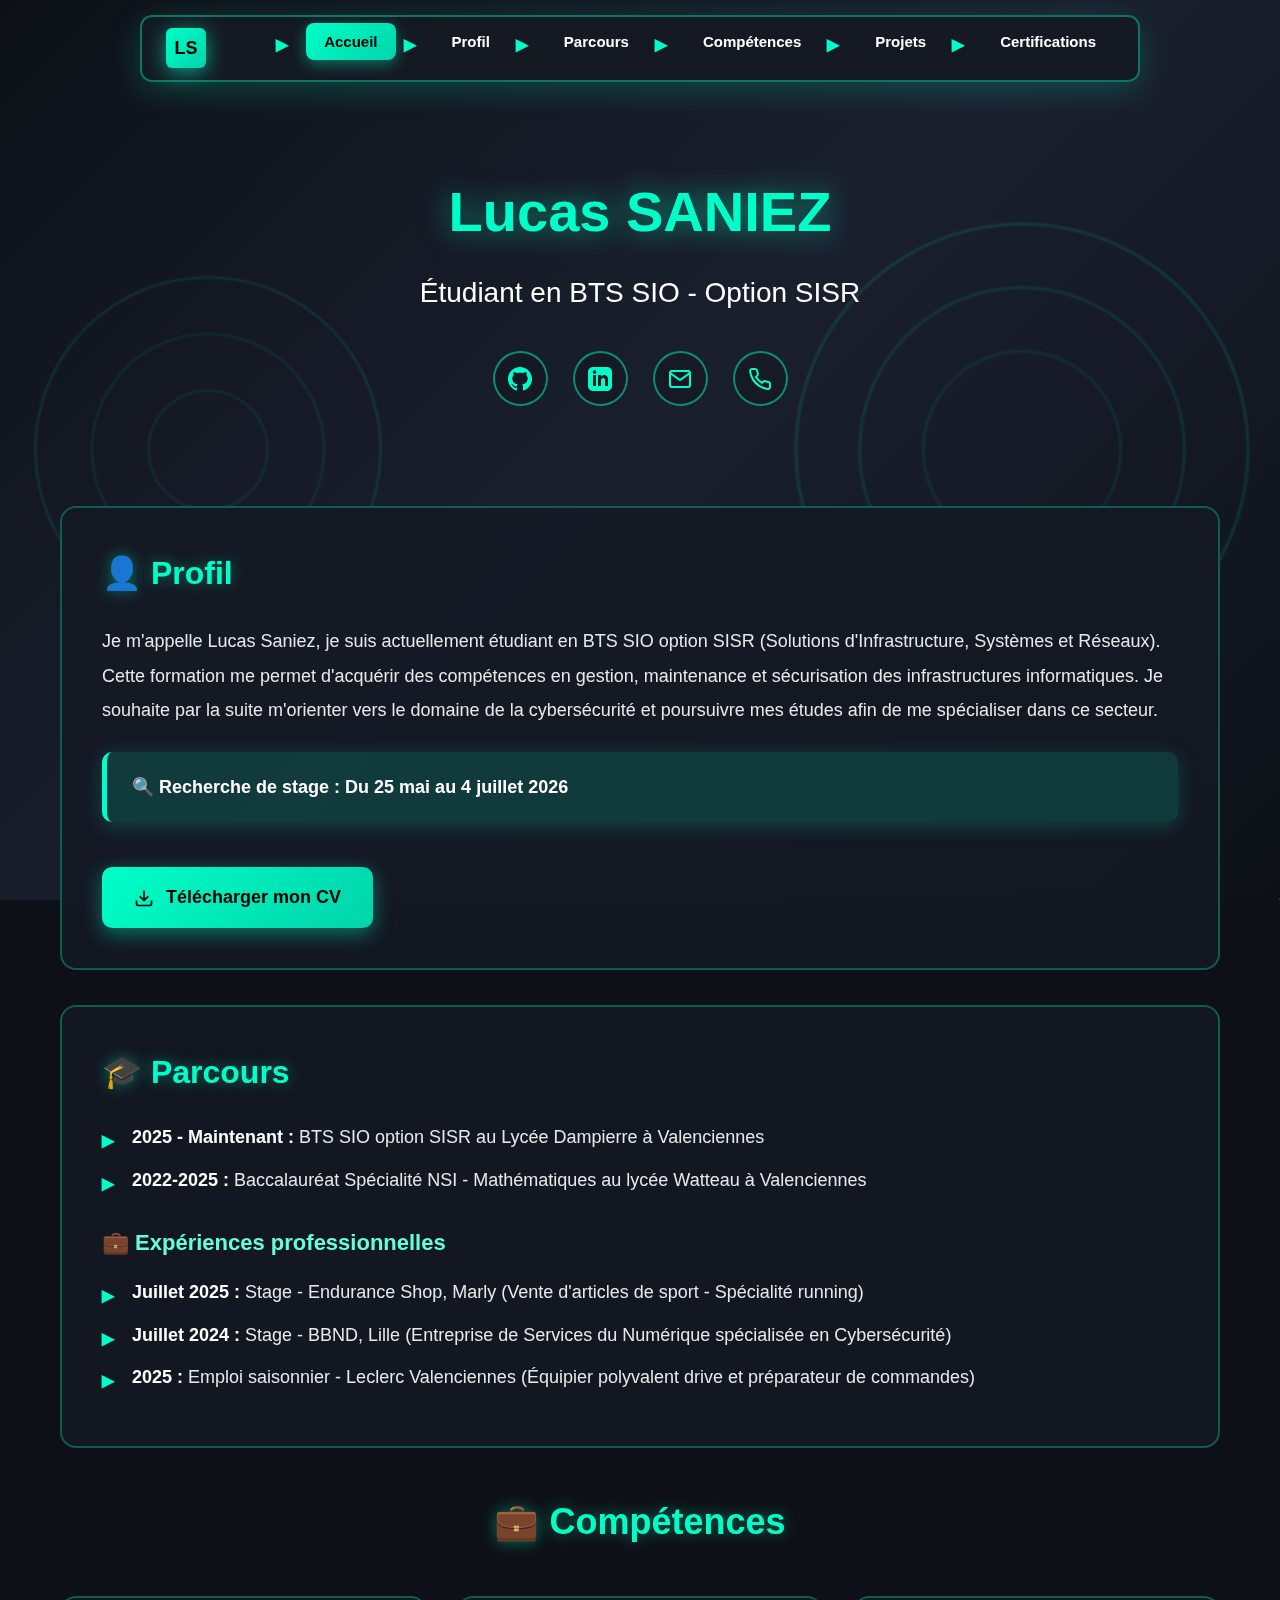
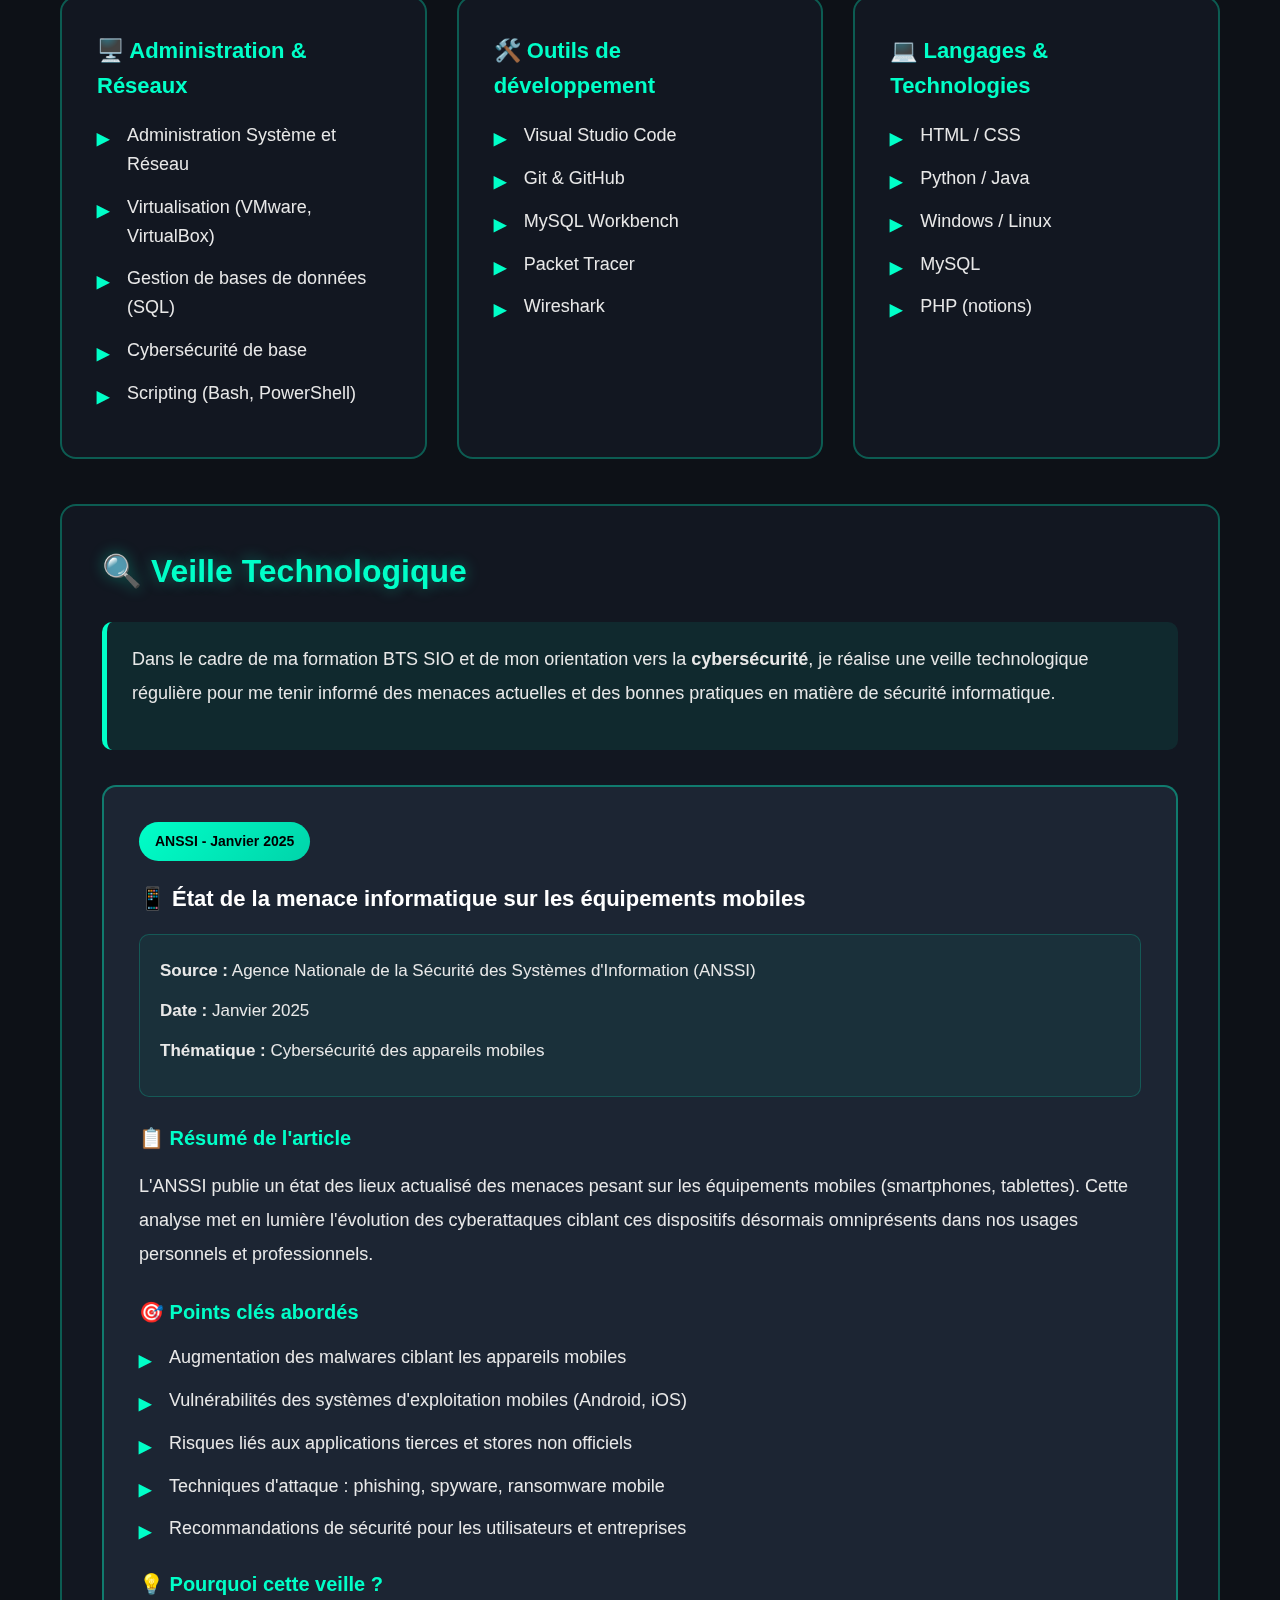
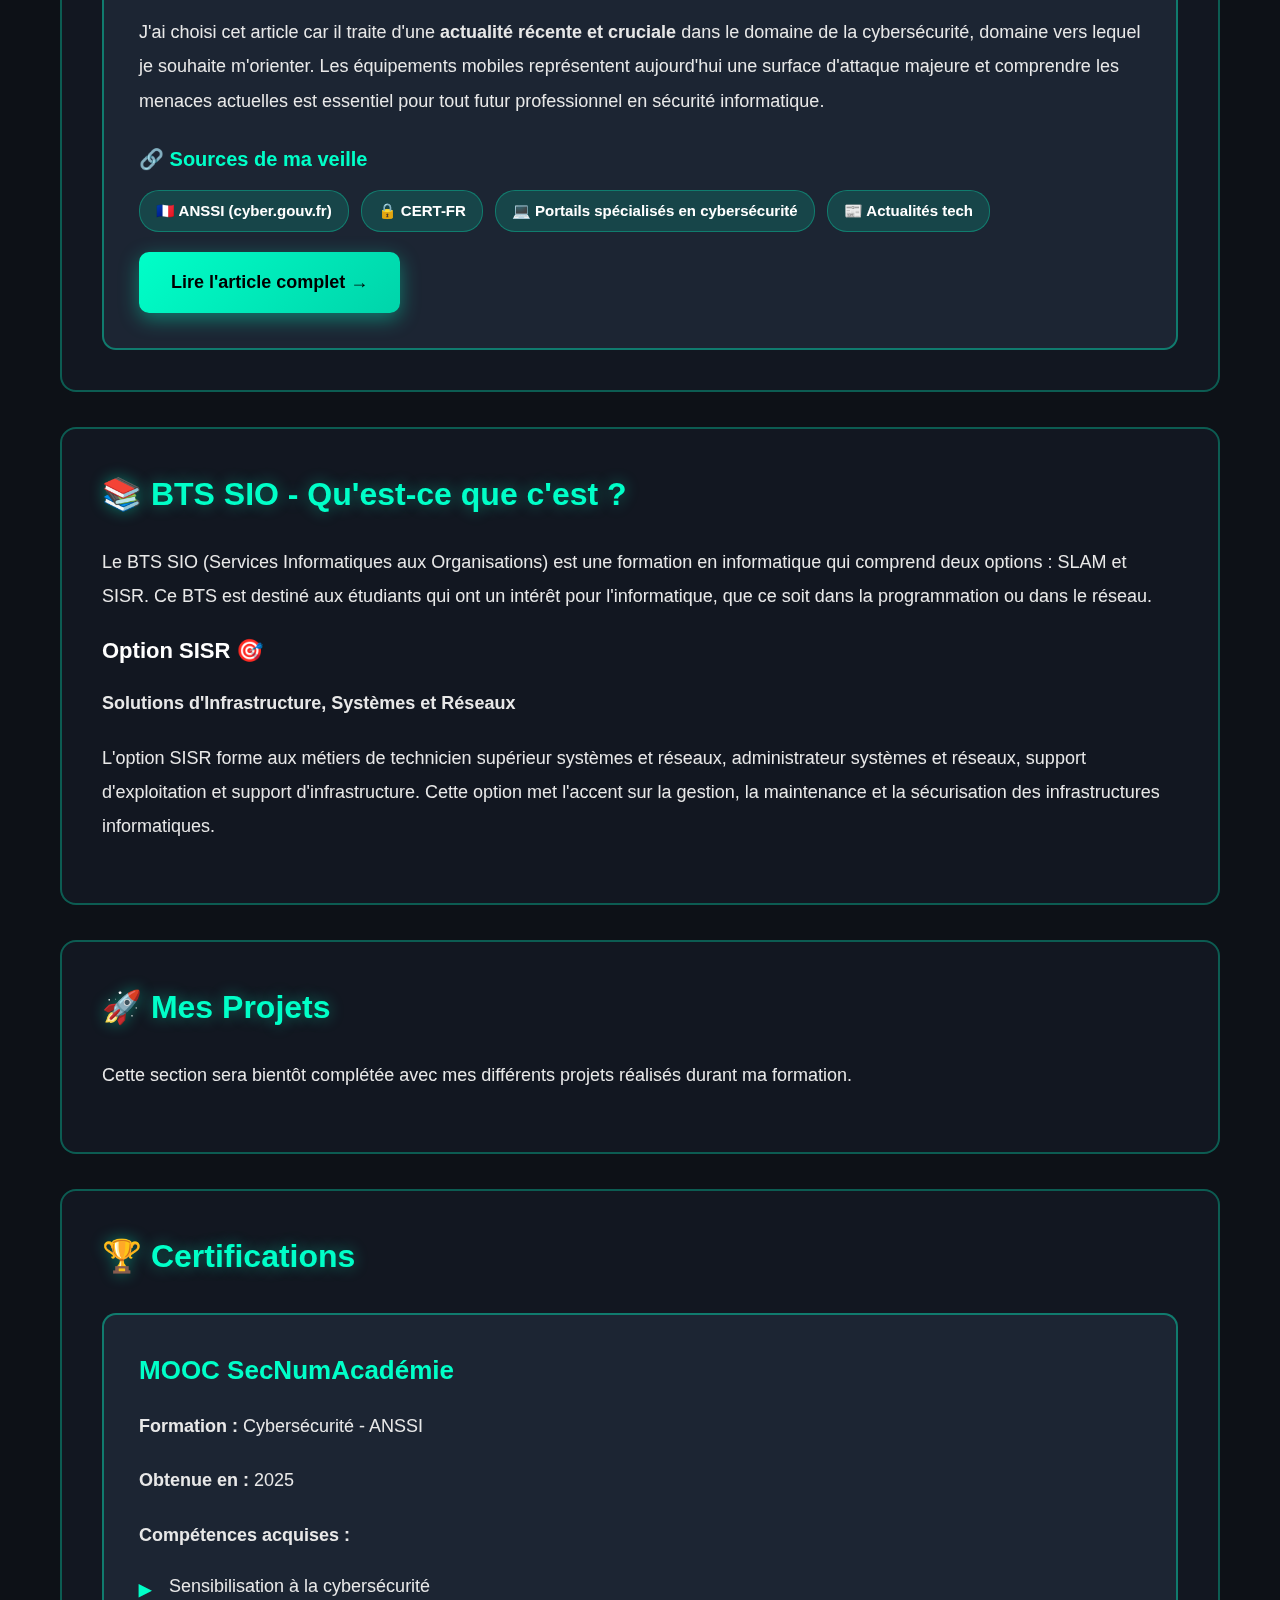
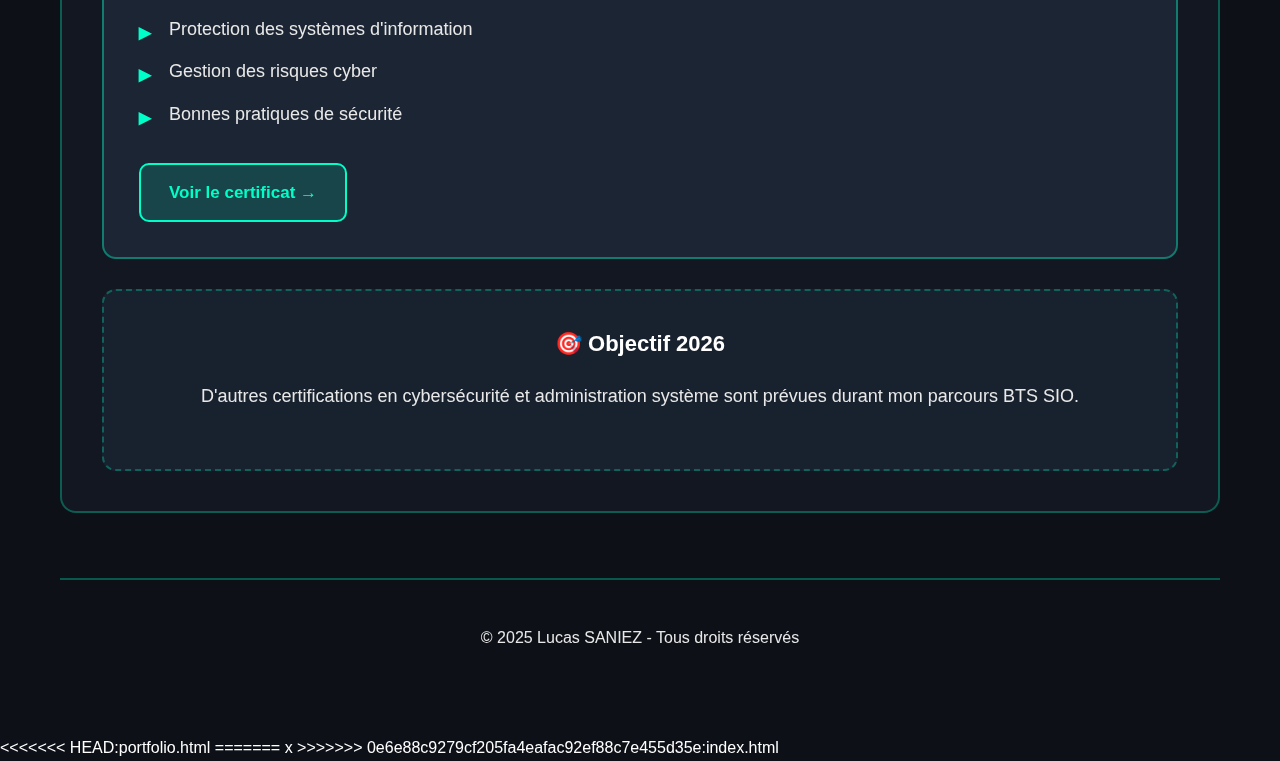
<file: index.html>
<!DOCTYPE html>
<html lang="fr">
<head>
    <meta charset="UTF-8">
    <meta name="viewport" content="width=device-width, initial-scale=1.0">
    <title>Lucas SANIEZ - Portfolio</title>
    <link rel="stylesheet" href="portfolio_css.css">
</head>
<body>
    <!-- Fond avec cercles concentriques -->
    <div class="background-circles">
        <div class="background-particles"></div>
    </div>

    <!-- Navigation -->
    <nav class="navbar">
        <div class="nav-container">
            <div class="logo">
                <div class="logo-square">LS</div>
            </div>
            <ul class="nav-menu">
                <li><a href="#accueil" class="nav-link active">Accueil</a></li>
                <li><a href="#Profil" class="nav-link">Profil</a></li>
                <li><a href="#Parcours" class="nav-link">Parcours</a></li>
                <li><a href="#Competences" class="nav-link">Compétences</a></li>
                <li><a href="#Projets" class="nav-link">Projets</a></li>
                <li><a href="#Certification" class="nav-link">Certifications</a></li>
            </ul>
            <div class="hamburger">
                <span></span>
                <span></span>
                <span></span>
            </div>
        </div>
    </nav>

    <!-- Contenu principal -->
    <div class="content">
        <!-- Section Accueil / Hero -->
        <section id="accueil" class="hero">
            <h1>Lucas SANIEZ</h1>
            <h2>Étudiant en BTS SIO - Option SISR</h2>
            
            <!-- Réseaux sociaux -->
            <div class="social-links">
                <a href="https://github.com/LucasSaniez" target="_blank" class="social-link" title="GitHub">
                    <svg width="24" height="24" viewBox="0 0 24 24" fill="currentColor">
                        <path d="M12 0c-6.626 0-12 5.373-12 12 0 5.302 3.438 9.8 8.207 11.387.599.111.793-.261.793-.577v-2.234c-3.338.726-4.033-1.416-4.033-1.416-.546-1.387-1.333-1.756-1.333-1.756-1.089-.745.083-.729.083-.729 1.205.084 1.839 1.237 1.839 1.237 1.07 1.834 2.807 1.304 3.492.997.107-.775.418-1.305.762-1.604-2.665-.305-5.467-1.334-5.467-5.931 0-1.311.469-2.381 1.236-3.221-.124-.303-.535-1.524.117-3.176 0 0 1.008-.322 3.301 1.23.957-.266 1.983-.399 3.003-.404 1.02.005 2.047.138 3.006.404 2.291-1.552 3.297-1.23 3.297-1.23.653 1.653.242 2.874.118 3.176.77.84 1.235 1.911 1.235 3.221 0 4.609-2.807 5.624-5.479 5.921.43.372.823 1.102.823 2.222v3.293c0 .319.192.694.801.576 4.765-1.589 8.199-6.086 8.199-11.386 0-6.627-5.373-12-12-12z"/>
                    </svg>
                </a>
                <a href="https://www.linkedin.com/in/lucas-saniez-317705386" target="_blank" class="social-link" title="LinkedIn">
                    <svg width="24" height="24" viewBox="0 0 24 24" fill="currentColor">
                        <path d="M19 0h-14c-2.761 0-5 2.239-5 5v14c0 2.761 2.239 5 5 5h14c2.762 0 5-2.239 5-5v-14c0-2.761-2.238-5-5-5zm-11 19h-3v-11h3v11zm-1.5-12.268c-.966 0-1.75-.79-1.75-1.764s.784-1.764 1.75-1.764 1.75.79 1.75 1.764-.783 1.764-1.75 1.764zm13.5 12.268h-3v-5.604c0-3.368-4-3.113-4 0v5.604h-3v-11h3v1.765c1.396-2.586 7-2.777 7 2.476v6.759z"/>
                    </svg>
                </a>
                <a href="mailto:lucas.saniezz@gmail.com" class="social-link" title="Email">
                    <svg width="24" height="24" viewBox="0 0 24 24" fill="none" stroke="currentColor" stroke-width="2">
                        <path d="M4 4h16c1.1 0 2 .9 2 2v12c0 1.1-.9 2-2 2H4c-1.1 0-2-.9-2-2V6c0-1.1.9-2 2-2z"></path>
                        <polyline points="22,6 12,13 2,6"></polyline>
                    </svg>
                </a>
                <a href="#" class="social-link" title="Téléphone" onclick="showPhonePopup(event)">
                    <svg width="24" height="24" viewBox="0 0 24 24" fill="none" stroke="currentColor" stroke-width="2">
                        <path d="M22 16.92v3a2 2 0 0 1-2.18 2 19.79 19.79 0 0 1-8.63-3.07 19.5 19.5 0 0 1-6-6 19.79 19.79 0 0 1-3.07-8.67A2 2 0 0 1 4.11 2h3a2 2 0 0 1 2 1.72 12.84 12.84 0 0 0 .7 2.81 2 2 0 0 1-.45 2.11L8.09 9.91a16 16 0 0 0 6 6l1.27-1.27a2 2 0 0 1 2.11-.45 12.84 12.84 0 0 0 2.81.7A2 2 0 0 1 22 16.92z"></path>
                    </svg>
                </a>
            </div>
        </section>

        <main>
            <!-- Section Profil -->
            <section id="Profil" class="section-card">
                <h3>👤 Profil</h3>
                <p>Je m'appelle Lucas Saniez, je suis actuellement étudiant en BTS SIO option SISR (Solutions d'Infrastructure, Systèmes et Réseaux). Cette formation me permet d'acquérir des compétences en gestion, maintenance et sécurisation des infrastructures informatiques. Je souhaite par la suite m'orienter vers le domaine de la cybersécurité et poursuivre mes études afin de me spécialiser dans ce secteur.</p>
                
                <div class="highlight-box">
                    <p><strong>🔍 Recherche de stage :</strong> Du 25 mai au 4 juillet 2026</p>
                </div>
                
                <a href="CV Lucas SANIEZ (2).pdf" download="CV_Lucas_SANIEZ.pdf" class="cv-button">
                    <svg class="download-icon" width="20" height="20" viewBox="0 0 24 24" fill="none" stroke="currentColor" stroke-width="2">
                        <path d="M21 15v4a2 2 0 0 1-2 2H5a2 2 0 0 1-2-2v-4"></path>
                        <polyline points="7 10 12 15 17 10"></polyline>
                        <line x1="12" y1="15" x2="12" y2="3"></line>
                    </svg>
                    Télécharger mon CV
                </a>
            </section>

            <!-- Section Parcours -->
            <section id="Parcours" class="section-card">
                <h3>🎓 Parcours</h3>
                <ul>
                    <li><strong>2025 - Maintenant :</strong> BTS SIO option SISR au Lycée Dampierre à Valenciennes</li>
                    <li><strong>2022-2025 :</strong> Baccalauréat Spécialité NSI - Mathématiques au lycée Watteau à Valenciennes</li>
                </ul>
                
                <h4 style="margin-top: 30px; color: #64ffda;">💼 Expériences professionnelles</h4>
                <ul>
                    <li><strong>Juillet 2025 :</strong> Stage - Endurance Shop, Marly (Vente d'articles de sport - Spécialité running)</li>
                    <li><strong>Juillet 2024 :</strong> Stage - BBND, Lille (Entreprise de Services du Numérique spécialisée en Cybersécurité)</li>
                    <li><strong>2025 :</strong> Emploi saisonnier - Leclerc Valenciennes (Équipier polyvalent drive et préparateur de commandes)</li>
                </ul>
            </section>

            <!-- Section Compétences -->
            <section id="Competences" class="skills-section">
                <h3>💼 Compétences</h3>
                <div class="container">
                    <div class="card">
                        <h4>🖥️ Administration & Réseaux</h4>
                        <ul>
                            <li>Administration Système et Réseau</li>
                            <li>Virtualisation (VMware, VirtualBox)</li>
                            <li>Gestion de bases de données (SQL)</li>
                            <li>Cybersécurité de base</li>
                            <li>Scripting (Bash, PowerShell)</li>
                        </ul>
                    </div>

                    <div class="card">
                        <h4>🛠️ Outils de développement</h4>
                        <ul>
                            <li>Visual Studio Code</li>
                            <li>Git & GitHub</li>
                            <li>MySQL Workbench</li>
                            <li>Packet Tracer</li>
                            <li>Wireshark</li>
                        </ul>
                    </div>

                    <div class="card">
                        <h4>💻 Langages & Technologies</h4>
                        <ul>
                            <li>HTML / CSS</li>
                            <li>Python / Java</li>
                            <li>Windows / Linux</li>
                            <li>MySQL</li>
                            <li>PHP (notions)</li>
                        </ul>
                    </div>
                </div>
            </section>

            <!-- Section Veille Technologique -->
            <section id="Veille" class="section-card veille-section">
                <h3>🔍 Veille Technologique</h3>
                
                <div class="veille-intro">
                    <p>Dans le cadre de ma formation BTS SIO et de mon orientation vers la <strong>cybersécurité</strong>, je réalise une veille technologique régulière pour me tenir informé des menaces actuelles et des bonnes pratiques en matière de sécurité informatique.</p>
                </div>

                <div class="veille-content">
                    <div class="veille-card-main">
                        <div class="veille-badge">ANSSI - Janvier 2025</div>
                        <h4>📱 État de la menace informatique sur les équipements mobiles</h4>
                        
                        <div class="veille-summary">
                            <p><strong>Source :</strong> Agence Nationale de la Sécurité des Systèmes d'Information (ANSSI)</p>
                            <p><strong>Date :</strong> Janvier 2025</p>
                            <p><strong>Thématique :</strong> Cybersécurité des appareils mobiles</p>
                        </div>

                        <div class="veille-description">
                            <h5>📋 Résumé de l'article</h5>
                            <p>L'ANSSI publie un état des lieux actualisé des menaces pesant sur les équipements mobiles (smartphones, tablettes). Cette analyse met en lumière l'évolution des cyberattaques ciblant ces dispositifs désormais omniprésents dans nos usages personnels et professionnels.</p>
                            
                            <h5>🎯 Points clés abordés</h5>
                            <ul>
                                <li>Augmentation des malwares ciblant les appareils mobiles</li>
                                <li>Vulnérabilités des systèmes d'exploitation mobiles (Android, iOS)</li>
                                <li>Risques liés aux applications tierces et stores non officiels</li>
                                <li>Techniques d'attaque : phishing, spyware, ransomware mobile</li>
                                <li>Recommandations de sécurité pour les utilisateurs et entreprises</li>
                            </ul>

                            <h5>💡 Pourquoi cette veille ?</h5>
                            <p>J'ai choisi cet article car il traite d'une <strong>actualité récente et cruciale</strong> dans le domaine de la cybersécurité, domaine vers lequel je souhaite m'orienter. Les équipements mobiles représentent aujourd'hui une surface d'attaque majeure et comprendre les menaces actuelles est essentiel pour tout futur professionnel en sécurité informatique.</p>
                            
                            <h5>🔗 Sources de ma veille</h5>
                            <div class="veille-sources">
                                <span class="source-tag">🇫🇷 ANSSI (cyber.gouv.fr)</span>
                                <span class="source-tag">🔒 CERT-FR</span>
                                <span class="source-tag">💻 Portails spécialisés en cybersécurité</span>
                                <span class="source-tag">📰 Actualités tech</span>
                            </div>
                        </div>

                        <a href="https://cyber.gouv.fr/actualites/etat-de-la-menace-informatique-sur-les-equipements-mobiles" class="veille-button" target="_blank" rel="noopener noreferrer">
                            Lire l'article complet →
                        </a>
                    </div>
                </div>
            </section>

            <!-- Section BTS SIO -->
            <section id="BTS-SIO" class="section-card">
                <h3>📚 BTS SIO - Qu'est-ce que c'est ?</h3>
                <p>Le BTS SIO (Services Informatiques aux Organisations) est une formation en informatique qui comprend deux options : SLAM et SISR. Ce BTS est destiné aux étudiants qui ont un intérêt pour l'informatique, que ce soit dans la programmation ou dans le réseau.</p>
                
                <div class="bts-option-solo">
                    <h4>Option SISR 🎯</h4>
                    <p><strong>Solutions d'Infrastructure, Systèmes et Réseaux</strong></p>
                    <p>L'option SISR forme aux métiers de technicien supérieur systèmes et réseaux, administrateur systèmes et réseaux, support d'exploitation et support d'infrastructure. Cette option met l'accent sur la gestion, la maintenance et la sécurisation des infrastructures informatiques.</p>
                </div>
            </section>

            <!-- Section Projets -->
            <section id="Projets" class="section-card">
                <h3>🚀 Mes Projets</h3>
                <p>Cette section sera bientôt complétée avec mes différents projets réalisés durant ma formation.</p>
            </section>

            <!-- Section Certifications -->
            <section id="Certification" class="section-card certification-section">
                <h3>🏆 Certifications</h3>
                <div class="certification-content">
                    <div class="certification-card">
                        <h4>MOOC SecNumAcadémie</h4>
                        <p><strong>Formation :</strong> Cybersécurité - ANSSI</p>
                        <p><strong>Obtenue en :</strong> 2025</p>
                        <p><strong>Compétences acquises :</strong></p>
                        <ul>
                            <li>Sensibilisation à la cybersécurité</li>
                            <li>Protection des systèmes d'information</li>
                            <li>Gestion des risques cyber</li>
                            <li>Bonnes pratiques de sécurité</li>
                        </ul>
                        <a href="attestation%20MOOC%20ANSSI%20Saniez%20Lucas.pdf" class="certif-button" target="_blank">
                            Voir le certificat →
                        </a>
                    </div>
                    
                    <div class="certification-placeholder">
                        <h4>🎯 Objectif 2026</h4>
                        <p>D'autres certifications en cybersécurité et administration système sont prévues durant mon parcours BTS SIO.</p>
                    </div>
                </div>
            </section>
        </main>

        <!-- Footer -->
        <footer>
            <p>© 2025 Lucas SANIEZ - Tous droits réservés</p>
        </footer>
    </div>

    <!-- Pop-up pour le téléphone -->
    <div id="phonePopup" class="popup-overlay">
        <div class="popup-content">
            <h3>📞 Contactez-moi</h3>
            <p class="phone-number">07 66 42 85 23</p>
            <button onclick="closePhonePopup()" class="popup-close">Fermer</button>
        </div>
    </div>

    <!-- Script -->
    <script>
        const hamburger = document.querySelector('.hamburger');
        const navMenu = document.querySelector('.nav-menu');
        const navLinks = document.querySelectorAll('.nav-link');

        // Menu hamburger toggle
        hamburger.addEventListener('click', () => {
            hamburger.classList.toggle('active');
            navMenu.classList.toggle('active');
        });

        // Fermer le menu quand on clique sur un lien
        navLinks.forEach(link => {
            link.addEventListener('click', () => {
                hamburger.classList.remove('active');
                navMenu.classList.remove('active');
            });
        });

        // Smooth scroll
        document.querySelectorAll('a[href^="#"]').forEach(anchor => {
            anchor.addEventListener('click', function (e) {
                const href = this.getAttribute('href');
                if (href !== '#' && document.querySelector(href)) {
                    e.preventDefault();
                    document.querySelector(href).scrollIntoView({
                        behavior: 'smooth',
                        block: 'start'
                    });
                }
            });
        });

        // Détecter la section active au scroll
        const observerOptions = {
            threshold: 0.2,
            rootMargin: '0px 0px -60% 0px'
        };

        const observer = new IntersectionObserver((entries) => {
            entries.forEach(entry => {
                if (entry.isIntersecting) {
                    // Retirer la classe active de tous les liens
                    navLinks.forEach(link => link.classList.remove('active'));
                    
                    // Ajouter la classe active au lien correspondant
                    const activeLink = document.querySelector(`.nav-link[href="#${entry.target.id}"]`);
                    if (activeLink) {
                        activeLink.classList.add('active');
                    }
                }
            });
        }, observerOptions);

        // Observer toutes les sections
        document.querySelectorAll('section[id]').forEach(section => {
            observer.observe(section);
        });

        // Fonction pour afficher le pop-up téléphone
        function showPhonePopup(event) {
            event.preventDefault();
            document.getElementById('phonePopup').style.display = 'flex';
        }

        // Fonction pour fermer le pop-up téléphone
        function closePhonePopup() {
            document.getElementById('phonePopup').style.display = 'none';
        }

        // Fermer le pop-up en cliquant en dehors
        document.getElementById('phonePopup').addEventListener('click', function(e) {
            if (e.target === this) {
                closePhonePopup();
            }
        });
    </script>
</body>
<<<<<<< HEAD:portfolio.html
</html>
=======
</html>
 x
>>>>>>> 0e6e88c9279cf205fa4eafac92ef88c7e455d35e:index.html
</file>
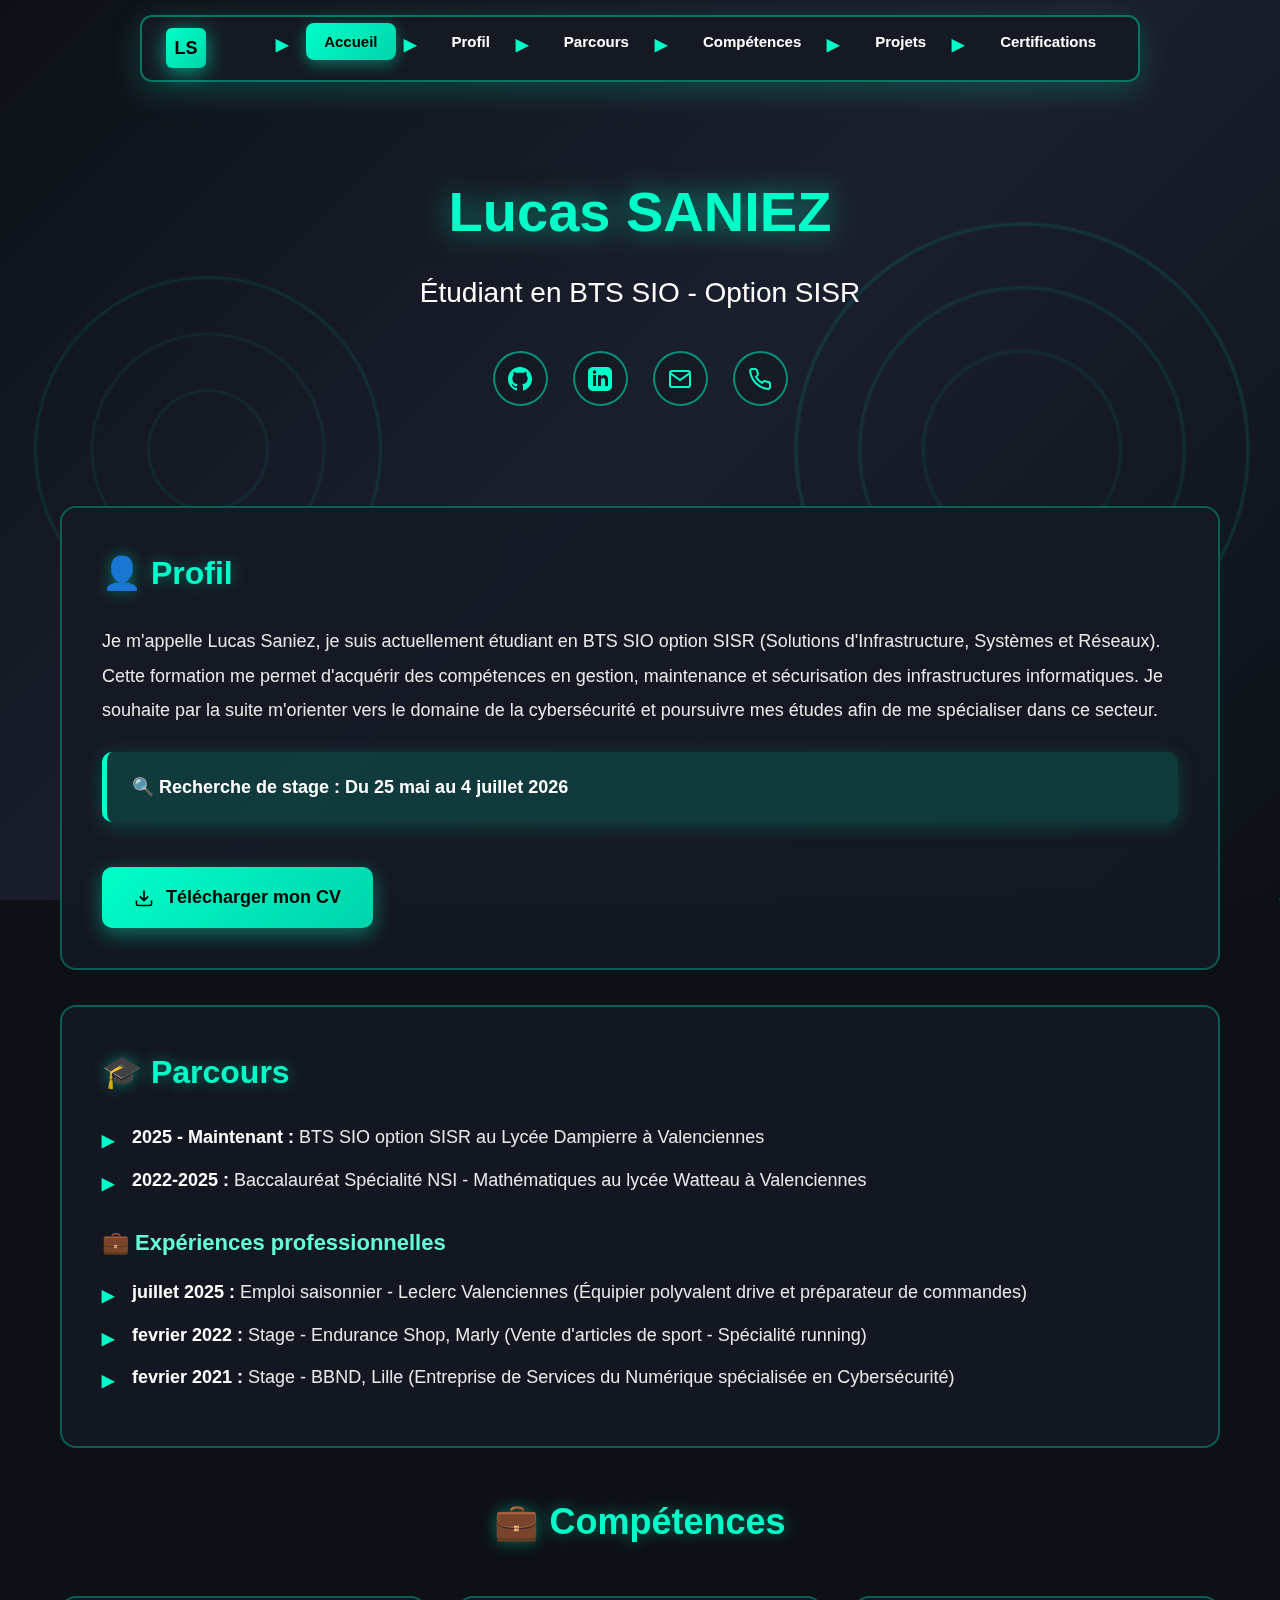
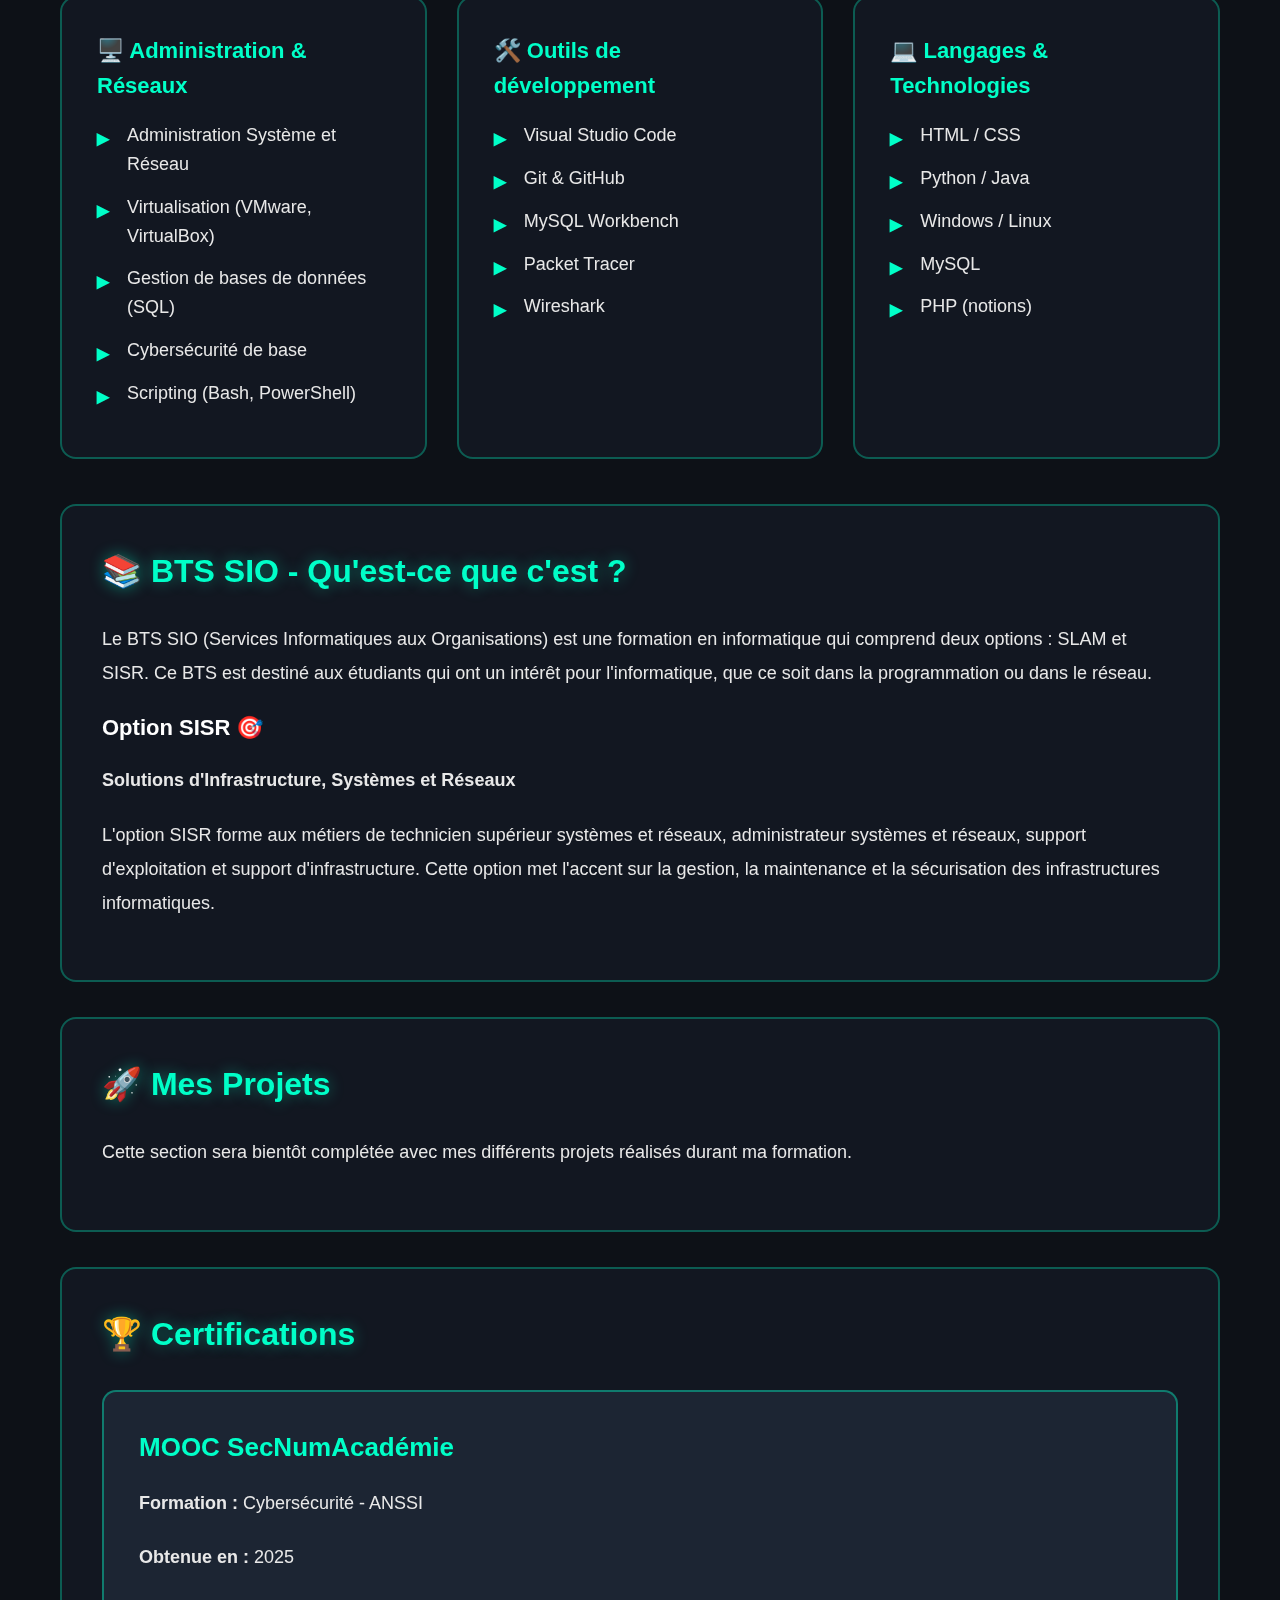
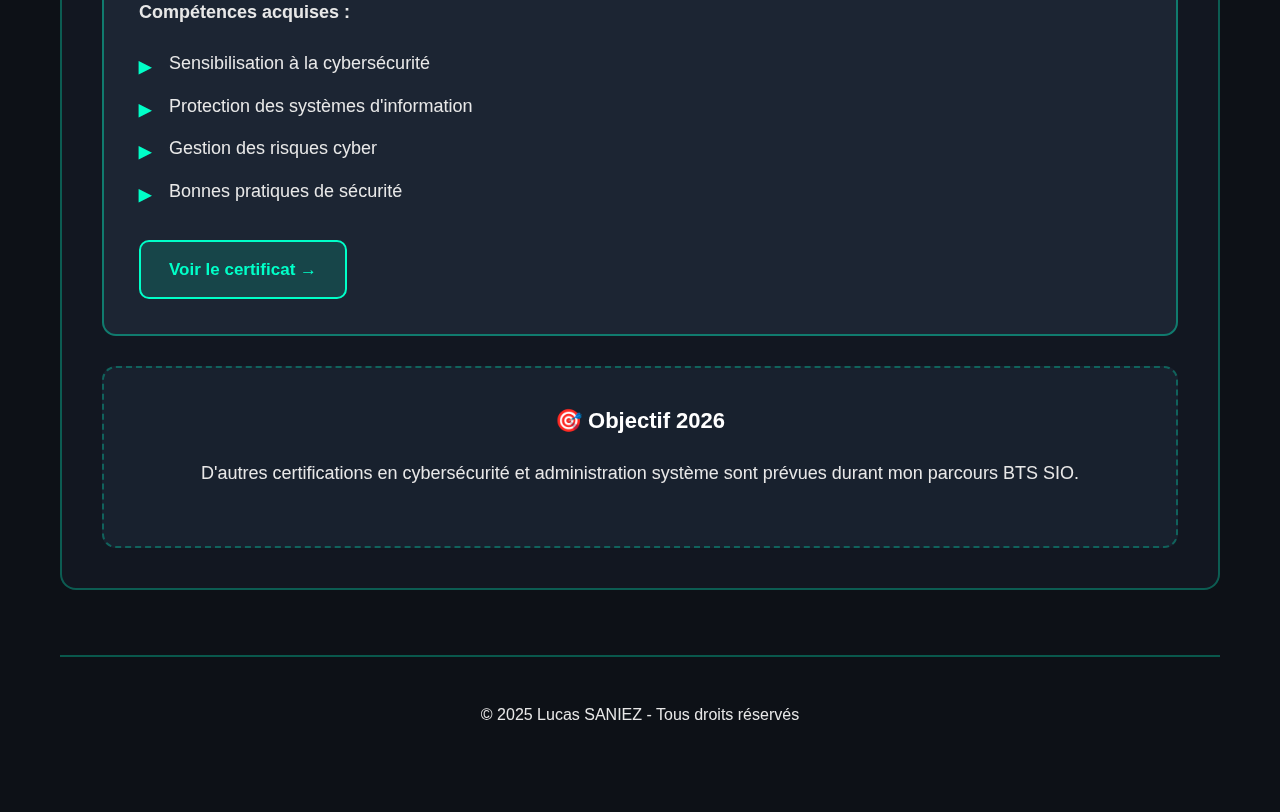
<file: portfolio.html>
<!DOCTYPE html>
<html lang="fr">
<head>
    <meta charset="UTF-8">
    <meta name="viewport" content="width=device-width, initial-scale=1.0">
    <title>Lucas SANIEZ - Portfolio</title>
    <link rel="stylesheet" href="portfolio_css.css">
</head>
<body>
    <!-- Fond avec cercles concentriques -->
    <div class="background-circles">
        <div class="background-particles"></div>
    </div>

    <!-- Navigation -->
    <nav class="navbar">
        <div class="nav-container">
            <div class="logo">
                <div class="logo-square">LS</div>
            </div>
            <ul class="nav-menu">
                <li><a href="#accueil" class="nav-link active">Accueil</a></li>
                <li><a href="#Profil" class="nav-link">Profil</a></li>
                <li><a href="#Parcours" class="nav-link">Parcours</a></li>
                <li><a href="#Competences" class="nav-link">Compétences</a></li>
                <li><a href="#Projets" class="nav-link">Projets</a></li>
                <li><a href="#Certification" class="nav-link">Certifications</a></li>
            </ul>
            <div class="hamburger">
                <span></span>
                <span></span>
                <span></span>
            </div>
        </div>
    </nav>

    <!-- Contenu principal -->
    <div class="content">
        <!-- Section Accueil / Hero -->
        <section id="accueil" class="hero">
            <h1>Lucas SANIEZ</h1>
            <h2>Étudiant en BTS SIO - Option SISR</h2>
            
            <!-- Réseaux sociaux -->
            <div class="social-links">
                <a href="https://github.com/LucasSaniez" target="_blank" class="social-link" title="GitHub">
                    <svg width="24" height="24" viewBox="0 0 24 24" fill="currentColor">
                        <path d="M12 0c-6.626 0-12 5.373-12 12 0 5.302 3.438 9.8 8.207 11.387.599.111.793-.261.793-.577v-2.234c-3.338.726-4.033-1.416-4.033-1.416-.546-1.387-1.333-1.756-1.333-1.756-1.089-.745.083-.729.083-.729 1.205.084 1.839 1.237 1.839 1.237 1.07 1.834 2.807 1.304 3.492.997.107-.775.418-1.305.762-1.604-2.665-.305-5.467-1.334-5.467-5.931 0-1.311.469-2.381 1.236-3.221-.124-.303-.535-1.524.117-3.176 0 0 1.008-.322 3.301 1.23.957-.266 1.983-.399 3.003-.404 1.02.005 2.047.138 3.006.404 2.291-1.552 3.297-1.23 3.297-1.23.653 1.653.242 2.874.118 3.176.77.84 1.235 1.911 1.235 3.221 0 4.609-2.807 5.624-5.479 5.921.43.372.823 1.102.823 2.222v3.293c0 .319.192.694.801.576 4.765-1.589 8.199-6.086 8.199-11.386 0-6.627-5.373-12-12-12z"/>
                    </svg>
                </a>
                <a href="https://www.linkedin.com/in/lucas-saniez-317705386" target="_blank" class="social-link" title="LinkedIn">
                    <svg width="24" height="24" viewBox="0 0 24 24" fill="currentColor">
                        <path d="M19 0h-14c-2.761 0-5 2.239-5 5v14c0 2.761 2.239 5 5 5h14c2.762 0 5-2.239 5-5v-14c0-2.761-2.238-5-5-5zm-11 19h-3v-11h3v11zm-1.5-12.268c-.966 0-1.75-.79-1.75-1.764s.784-1.764 1.75-1.764 1.75.79 1.75 1.764-.783 1.764-1.75 1.764zm13.5 12.268h-3v-5.604c0-3.368-4-3.113-4 0v5.604h-3v-11h3v1.765c1.396-2.586 7-2.777 7 2.476v6.759z"/>
                    </svg>
                </a>
                <a href="mailto:lucas.saniezz@gmail.com" class="social-link" title="Email">
                    <svg width="24" height="24" viewBox="0 0 24 24" fill="none" stroke="currentColor" stroke-width="2">
                        <path d="M4 4h16c1.1 0 2 .9 2 2v12c0 1.1-.9 2-2 2H4c-1.1 0-2-.9-2-2V6c0-1.1.9-2 2-2z"></path>
                        <polyline points="22,6 12,13 2,6"></polyline>
                    </svg>
                </a>
                <a href="#" class="social-link" title="Téléphone" onclick="showPhonePopup(event)">
                    <svg width="24" height="24" viewBox="0 0 24 24" fill="none" stroke="currentColor" stroke-width="2">
                        <path d="M22 16.92v3a2 2 0 0 1-2.18 2 19.79 19.79 0 0 1-8.63-3.07 19.5 19.5 0 0 1-6-6 19.79 19.79 0 0 1-3.07-8.67A2 2 0 0 1 4.11 2h3a2 2 0 0 1 2 1.72 12.84 12.84 0 0 0 .7 2.81 2 2 0 0 1-.45 2.11L8.09 9.91a16 16 0 0 0 6 6l1.27-1.27a2 2 0 0 1 2.11-.45 12.84 12.84 0 0 0 2.81.7A2 2 0 0 1 22 16.92z"></path>
                    </svg>
                </a>
            </div>
        </section>

        <main>
            <!-- Section Profil -->
            <section id="Profil" class="section-card">
                <h3>👤 Profil</h3>
                <p>Je m'appelle Lucas Saniez, je suis actuellement étudiant en BTS SIO option SISR (Solutions d'Infrastructure, Systèmes et Réseaux). Cette formation me permet d'acquérir des compétences en gestion, maintenance et sécurisation des infrastructures informatiques. Je souhaite par la suite m'orienter vers le domaine de la cybersécurité et poursuivre mes études afin de me spécialiser dans ce secteur.</p>
                
                <div class="highlight-box">
                    <p><strong>🔍 Recherche de stage :</strong> Du 25 mai au 4 juillet 2026</p>
                </div>
                
                <a href="CV Lucas SANIEZ (2).pdf" download="CV_Lucas_SANIEZ.pdf" class="cv-button">
                    <svg class="download-icon" width="20" height="20" viewBox="0 0 24 24" fill="none" stroke="currentColor" stroke-width="2">
                        <path d="M21 15v4a2 2 0 0 1-2 2H5a2 2 0 0 1-2-2v-4"></path>
                        <polyline points="7 10 12 15 17 10"></polyline>
                        <line x1="12" y1="15" x2="12" y2="3"></line>
                    </svg>
                    Télécharger mon CV
                </a>
            </section>

            <!-- Section Parcours -->
            <section id="Parcours" class="section-card">
                <h3>🎓 Parcours</h3>
                <ul>
                    <li><strong>2025 - Maintenant :</strong> BTS SIO option SISR au Lycée Dampierre à Valenciennes</li>
                    <li><strong>2022-2025 :</strong> Baccalauréat Spécialité NSI - Mathématiques au lycée Watteau à Valenciennes</li>
                </ul>
                
                <h4 style="margin-top: 30px; color: #64ffda;">💼 Expériences professionnelles</h4>
                <ul>
                    <li><strong>juillet 2025 :</strong> Emploi saisonnier - Leclerc Valenciennes (Équipier polyvalent drive et préparateur de commandes)</li>
                    <li><strong>fevrier 2022 :</strong> Stage - Endurance Shop, Marly (Vente d'articles de sport - Spécialité running)</li>
                    <li><strong>fevrier 2021 :</strong> Stage - BBND, Lille (Entreprise de Services du Numérique spécialisée en Cybersécurité)</li>
                </ul>
            </section>

            <!-- Section Compétences -->
            <section id="Competences" class="skills-section">
                <h3>💼 Compétences</h3>
                <div class="container">
                    <div class="card">
                        <h4>🖥️ Administration & Réseaux</h4>
                        <ul>
                            <li>Administration Système et Réseau</li>
                            <li>Virtualisation (VMware, VirtualBox)</li>
                            <li>Gestion de bases de données (SQL)</li>
                            <li>Cybersécurité de base</li>
                            <li>Scripting (Bash, PowerShell)</li>
                        </ul>
                    </div>

                    <div class="card">
                        <h4>🛠️ Outils de développement</h4>
                        <ul>
                            <li>Visual Studio Code</li>
                            <li>Git & GitHub</li>
                            <li>MySQL Workbench</li>
                            <li>Packet Tracer</li>
                            <li>Wireshark</li>
                        </ul>
                    </div>

                    <div class="card">
                        <h4>💻 Langages & Technologies</h4>
                        <ul>
                            <li>HTML / CSS</li>
                            <li>Python / Java</li>
                            <li>Windows / Linux</li>
                            <li>MySQL</li>
                            <li>PHP (notions)</li>
                        </ul>
                    </div>
                </div>
            </section>

            <!-- Section BTS SIO -->
            <section id="BTS-SIO" class="section-card">
                <h3>📚 BTS SIO - Qu'est-ce que c'est ?</h3>
                <p>Le BTS SIO (Services Informatiques aux Organisations) est une formation en informatique qui comprend deux options : SLAM et SISR. Ce BTS est destiné aux étudiants qui ont un intérêt pour l'informatique, que ce soit dans la programmation ou dans le réseau.</p>
                
                <div class="bts-option-solo">
                    <h4>Option SISR 🎯</h4>
                    <p><strong>Solutions d'Infrastructure, Systèmes et Réseaux</strong></p>
                    <p>L'option SISR forme aux métiers de technicien supérieur systèmes et réseaux, administrateur systèmes et réseaux, support d'exploitation et support d'infrastructure. Cette option met l'accent sur la gestion, la maintenance et la sécurisation des infrastructures informatiques.</p>
                </div>
            </section>

            <!-- Section Projets -->
            <section id="Projets" class="section-card">
                <h3>🚀 Mes Projets</h3>
                <p>Cette section sera bientôt complétée avec mes différents projets réalisés durant ma formation.</p>
            </section>

            <!-- Section Certifications -->
            <section id="Certification" class="section-card certification-section">
                <h3>🏆 Certifications</h3>
                <div class="certification-content">
                    <div class="certification-card">
                        <h4>MOOC SecNumAcadémie</h4>
                        <p><strong>Formation :</strong> Cybersécurité - ANSSI</p>
                        <p><strong>Obtenue en :</strong> 2025</p>
                        <p><strong>Compétences acquises :</strong></p>
                        <ul>
                            <li>Sensibilisation à la cybersécurité</li>
                            <li>Protection des systèmes d'information</li>
                            <li>Gestion des risques cyber</li>
                            <li>Bonnes pratiques de sécurité</li>
                        </ul>
                        <a href="attestation%20MOOC%20ANSSI%20Saniez%20Lucas.pdf" class="certif-button" target="_blank">
                            Voir le certificat →
                        </a>
                    </div>
                    
                    <div class="certification-placeholder">
                        <h4>🎯 Objectif 2026</h4>
                        <p>D'autres certifications en cybersécurité et administration système sont prévues durant mon parcours BTS SIO.</p>
                    </div>
                </div>
            </section>
        </main>

        <!-- Footer -->
        <footer>
            <p>© 2025 Lucas SANIEZ - Tous droits réservés</p>
        </footer>
    </div>

    <!-- Pop-up pour le téléphone -->
    <div id="phonePopup" class="popup-overlay">
        <div class="popup-content">
            <h3>📞 Contactez-moi</h3>
            <p class="phone-number">07 66 42 85 23</p>
            <button onclick="closePhonePopup()" class="popup-close">Fermer</button>
        </div>
    </div>

    <!-- Script -->
    <script>
        const hamburger = document.querySelector('.hamburger');
        const navMenu = document.querySelector('.nav-menu');
        const navLinks = document.querySelectorAll('.nav-link');

        // Menu hamburger toggle
        hamburger.addEventListener('click', () => {
            hamburger.classList.toggle('active');
            navMenu.classList.toggle('active');
        });

        // Fermer le menu quand on clique sur un lien
        navLinks.forEach(link => {
            link.addEventListener('click', () => {
                hamburger.classList.remove('active');
                navMenu.classList.remove('active');
            });
        });

        // Smooth scroll
        document.querySelectorAll('a[href^="#"]').forEach(anchor => {
            anchor.addEventListener('click', function (e) {
                const href = this.getAttribute('href');
                if (href !== '#' && document.querySelector(href)) {
                    e.preventDefault();
                    document.querySelector(href).scrollIntoView({
                        behavior: 'smooth',
                        block: 'start'
                    });
                }
            });
        });

        // Détecter la section active au scroll
        const observerOptions = {
            threshold: 0.2,
            rootMargin: '0px 0px -60% 0px'
        };

        const observer = new IntersectionObserver((entries) => {
            entries.forEach(entry => {
                if (entry.isIntersecting) {
                    // Retirer la classe active de tous les liens
                    navLinks.forEach(link => link.classList.remove('active'));
                    
                    // Ajouter la classe active au lien correspondant
                    const activeLink = document.querySelector(`.nav-link[href="#${entry.target.id}"]`);
                    if (activeLink) {
                        activeLink.classList.add('active');
                    }
                }
            });
        }, observerOptions);

        // Observer toutes les sections
        document.querySelectorAll('section[id]').forEach(section => {
            observer.observe(section);
        });

        // Fonction pour afficher le pop-up téléphone
        function showPhonePopup(event) {
            event.preventDefault();
            document.getElementById('phonePopup').style.display = 'flex';
        }

        // Fonction pour fermer le pop-up téléphone
        function closePhonePopup() {
            document.getElementById('phonePopup').style.display = 'none';
        }

        // Fermer le pop-up en cliquant en dehors
        document.getElementById('phonePopup').addEventListener('click', function(e) {
            if (e.target === this) {
                closePhonePopup();
            }
        });
    </script>
</body>
</html>
</file>
<file: portfolio_css.css>
/* ===== RESET & BASE ===== */
* {
  margin: 0;
  padding: 0;
  box-sizing: border-box;
}

html {
  scroll-behavior: smooth;
}

body {
  margin: 0;
  padding: 0;
  min-height: 100vh;
  background: #0d1117;
  font-family: 'Segoe UI', Tahoma, Geneva, Verdana, sans-serif;
  color: #ffffff;
  line-height: 1.6;
  overflow-x: hidden;
}

/* ===== BACKGROUND ===== */
.background-circles {
  position: fixed;
  top: 0;
  left: 0;
  width: 100%;
  height: 100%;
  z-index: -1;
  background: linear-gradient(135deg, #0d1117 0%, #1a1f2e 50%, #0d1117 100%);
  overflow: hidden;
}

.background-circles::before,
.background-circles::after {
  content: '';
  position: absolute;
  top: 50%;
  transform: translateY(-50%);
  border-radius: 50%;
}

.background-circles::before {
  left: -15%;
  width: 800px;
  height: 800px;
  background: radial-gradient(circle, transparent 10%, rgba(0, 255, 200, 0.08) 10.5%, transparent 11%),
              radial-gradient(circle, transparent 20%, rgba(0, 255, 200, 0.08) 20.5%, transparent 21%),
              radial-gradient(circle, transparent 30%, rgba(0, 255, 200, 0.1) 30.5%, transparent 31%);
  animation: pulse-left 8s ease-in-out infinite;
}

.background-circles::after {
  right: -15%;
  width: 900px;
  height: 900px;
  background: radial-gradient(circle, transparent 15%, rgba(0, 255, 200, 0.08) 15.5%, transparent 16%),
              radial-gradient(circle, transparent 25%, rgba(0, 255, 200, 0.1) 25.5%, transparent 26%),
              radial-gradient(circle, transparent 35%, rgba(0, 255, 200, 0.12) 35.5%, transparent 36%);
  animation: pulse-right 10s ease-in-out infinite;
}

.background-particles {
  position: absolute;
  width: 100%;
  height: 100%;
  background-image: 
    radial-gradient(3px 3px at 20% 30%, rgba(0, 255, 200, 0.5), transparent),
    radial-gradient(2px 2px at 60% 70%, rgba(0, 255, 200, 0.4), transparent),
    radial-gradient(2px 2px at 50% 50%, rgba(0, 255, 200, 0.5), transparent);
  background-size: 200% 200%;
  animation: particle-float 20s ease-in-out infinite;
}

@keyframes pulse-left {
  0%, 100% { transform: translateY(-50%) scale(1); opacity: 0.8; }
  50% { transform: translateY(-50%) scale(1.05); opacity: 1; }
}

@keyframes pulse-right {
  0%, 100% { transform: translateY(-50%) scale(1); opacity: 0.9; }
  50% { transform: translateY(-50%) scale(1.08); opacity: 1; }
}

@keyframes particle-float {
  0%, 100% { background-position: 0% 0%; }
  50% { background-position: 100% 100%; }
}

/* ===== NAVBAR ===== */
.navbar {
  position: sticky;
  top: 15px;
  z-index: 1000;
  padding: 0 20px;
  margin-bottom: 20px;
}

.nav-container {
  max-width: 1000px;
  margin: 0 auto;
  display: flex;
  align-items: center;
  justify-content: space-between;
  background: rgba(20, 25, 35, 0.95);
  backdrop-filter: blur(15px);
  border: 2px solid rgba(0, 255, 200, 0.4);
  border-radius: 12px;
  padding: 10px 24px;
  box-shadow: 0 8px 32px rgba(0, 255, 200, 0.2);
}

.logo-square {
  width: 40px;
  height: 40px;
  background: linear-gradient(135deg, #00ffc8 0%, #00d4aa 100%);
  border-radius: 6px;
  display: flex;
  align-items: center;
  justify-content: center;
  font-weight: 800;
  font-size: 18px;
  color: #000;
  box-shadow: 0 4px 20px rgba(0, 255, 200, 0.6);
  transition: transform 0.3s ease;
}

.logo-square:hover {
  transform: scale(1.15);
}

.nav-menu {
  display: flex;
  list-style: none;
  gap: 8px;
  margin: 0;
  padding: 0;
}

.nav-link {
  color: #ffffff;
  text-decoration: none;
  padding: 10px 18px;
  border-radius: 8px;
  font-size: 15px;
  font-weight: 600;
  transition: all 0.3s ease;
}

.nav-link:hover {
  color: #00ffc8;
  background: rgba(0, 255, 200, 0.15);
}

.nav-link.active {
  color: #000;
  background: linear-gradient(135deg, #00ffc8 0%, #00d4aa 100%);
  box-shadow: 0 4px 15px rgba(0, 255, 200, 0.4);
}

.hamburger {
  display: none;
  flex-direction: column;
  cursor: pointer;
  gap: 5px;
}

.hamburger span {
  width: 28px;
  height: 3px;
  background: #00ffc8;
  border-radius: 3px;
  transition: all 0.3s ease;
}

.hamburger.active span:nth-child(1) { transform: rotate(45deg) translate(8px, 8px); }
.hamburger.active span:nth-child(2) { opacity: 0; }
.hamburger.active span:nth-child(3) { transform: rotate(-45deg) translate(7px, -7px); }

/* ===== CONTENU ===== */
.content {
  position: relative;
  z-index: 1;
  max-width: 1200px;
  margin: 0 auto;
  padding: 0 20px 40px;
}

.hero {
  text-align: center;
  padding: 80px 20px 60px;
  margin-bottom: 40px;
}

h1 {
  font-size: 56px;
  color: #00ffc8;
  margin-bottom: 15px;
  font-weight: 800;
  text-shadow: 0 0 30px rgba(0, 255, 200, 0.6);
  animation: fadeInDown 1s ease;
}

h2 {
  font-size: 28px;
  color: #ffffff;
  font-weight: 500;
  margin-bottom: 30px;
  animation: fadeInUp 1s ease;
}

@keyframes fadeInDown {
  from { opacity: 0; transform: translateY(-30px); }
  to { opacity: 1; transform: translateY(0); }
}

@keyframes fadeInUp {
  from { opacity: 0; transform: translateY(30px); }
  to { opacity: 1; transform: translateY(0); }
}

/* ===== RÉSEAUX SOCIAUX ===== */
.social-links {
  display: flex;
  justify-content: center;
  gap: 25px;
  margin-top: 35px;
  animation: fadeInUp 1.2s ease;
}

.social-link {
  width: 55px;
  height: 55px;
  display: flex;
  align-items: center;
  justify-content: center;
  background: rgba(20, 25, 35, 0.8);
  backdrop-filter: blur(10px);
  border: 2px solid rgba(0, 255, 200, 0.5);
  border-radius: 50%;
  color: #00ffc8;
  transition: all 0.3s ease;
  cursor: pointer;
}

.social-link:hover {
  background: rgba(0, 255, 200, 0.2);
  border-color: #00ffc8;
  transform: translateY(-5px);
  box-shadow: 0 10px 25px rgba(0, 255, 200, 0.5);
}

/* ===== POP-UP ===== */
.popup-overlay {
  display: none;
  position: fixed;
  top: 0;
  left: 0;
  width: 100%;
  height: 100%;
  background: rgba(0, 0, 0, 0.9);
  backdrop-filter: blur(8px);
  z-index: 2000;
  align-items: center;
  justify-content: center;
}

.popup-content {
  background: rgba(20, 25, 35, 0.98);
  border: 3px solid rgba(0, 255, 200, 0.6);
  border-radius: 20px;
  padding: 50px;
  text-align: center;
  box-shadow: 0 15px 60px rgba(0, 255, 200, 0.5);
  max-width: 450px;
  width: 90%;
}

.popup-content h3 {
  color: #00ffc8;
  margin-bottom: 25px;
  font-size: 28px;
}

.phone-number {
  font-size: 32px;
  color: #ffffff;
  font-weight: 800;
  margin: 25px 0;
  letter-spacing: 3px;
}

.popup-close {
  margin-top: 25px;
  padding: 14px 35px;
  background: linear-gradient(135deg, #00ffc8 0%, #00d4aa 100%);
  color: #000;
  border: none;
  border-radius: 10px;
  font-size: 17px;
  font-weight: 700;
  cursor: pointer;
  transition: all 0.3s ease;
}

.popup-close:hover {
  transform: translateY(-3px);
  box-shadow: 0 8px 30px rgba(0, 255, 200, 0.6);
}

/* ===== SECTIONS ===== */
h3 {
  font-size: 32px;
  color: #00ffc8;
  margin-bottom: 25px;
  font-weight: 700;
  text-shadow: 0 0 15px rgba(0, 255, 200, 0.4);
}

h4 {
  font-size: 22px;
  color: #ffffff;
  margin-bottom: 18px;
  font-weight: 700;
}

h5 {
  font-size: 20px;
  color: #00ffc8;
  margin-top: 25px;
  margin-bottom: 15px;
  font-weight: 700;
}

.section-card {
  background: rgba(20, 25, 35, 0.85);
  backdrop-filter: blur(10px);
  border: 2px solid rgba(0, 255, 200, 0.3);
  border-radius: 16px;
  padding: 40px;
  margin-bottom: 35px;
  transition: all 0.3s ease;
  scroll-margin-top: 100px;
}

.section-card:hover {
  border-color: rgba(0, 255, 200, 0.6);
  box-shadow: 0 10px 40px rgba(0, 255, 200, 0.3);
  transform: translateY(-5px);
}

.section-card p {
  color: #e8e8e8;
  font-size: 18px;
  line-height: 1.9;
  margin-bottom: 20px;
}

/* ===== BOX HIGHLIGHT ===== */
.highlight-box {
  background: rgba(0, 255, 200, 0.15);
  border-left: 5px solid #00ffc8;
  padding: 18px 25px;
  border-radius: 10px;
  margin: 25px 0;
  box-shadow: 0 4px 20px rgba(0, 255, 200, 0.2);
}

.highlight-box p {
  margin: 0;
  color: #ffffff;
  font-size: 18px;
  font-weight: 600;
}

/* ===== LISTES ===== */
ul {
  list-style: none;
  padding-left: 0;
}

li {
  color: #e8e8e8;
  font-size: 18px;
  margin-bottom: 14px;
  padding-left: 30px;
  position: relative;
  line-height: 1.6;
}

li::before {
  content: '▸';
  color: #00ffc8;
  font-size: 24px;
  position: absolute;
  left: 0;
  top: -2px;
  font-weight: bold;
}

li strong {
  color: #ffffff;
  font-weight: 700;
}

/* ===== BOUTONS ===== */
.cv-button, .veille-button {
  display: inline-flex;
  align-items: center;
  gap: 12px;
  padding: 16px 32px;
  background: linear-gradient(135deg, #00ffc8 0%, #00d4aa 100%);
  color: #000;
  text-decoration: none;
  font-size: 18px;
  font-weight: 700;
  border-radius: 10px;
  cursor: pointer;
  transition: all 0.3s ease;
  box-shadow: 0 6px 20px rgba(0, 255, 200, 0.4);
  margin-top: 20px;
  border: none;
}

.cv-button:hover, .veille-button:hover {
  transform: translateY(-3px);
  box-shadow: 0 8px 30px rgba(0, 255, 200, 0.6);
  background: linear-gradient(135deg, #00ffe0 0%, #00e0bc 100%);
}

.certif-button {
  display: inline-block;
  margin-top: 20px;
  padding: 14px 28px;
  background: rgba(0, 255, 200, 0.15);
  color: #00ffc8;
  text-decoration: none;
  border: 2px solid #00ffc8;
  border-radius: 10px;
  font-weight: 700;
  font-size: 17px;
  transition: all 0.3s ease;
}

.certif-button:hover {
  background: rgba(0, 255, 200, 0.3);
  box-shadow: 0 6px 20px rgba(0, 255, 200, 0.5);
  transform: translateX(8px);
}

/* ===== COMPÉTENCES ===== */
.skills-section {
  margin: 45px 0;
  scroll-margin-top: 100px;
}

.skills-section h3 {
  text-align: center;
  margin-bottom: 45px;
  font-size: 36px;
}

.container {
  display: grid;
  grid-template-columns: repeat(auto-fit, minmax(320px, 1fr));
  gap: 30px;
  margin-top: 35px;
}

.card {
  background: rgba(20, 25, 35, 0.85);
  backdrop-filter: blur(10px);
  border: 2px solid rgba(0, 255, 200, 0.3);
  border-radius: 16px;
  padding: 35px;
  transition: all 0.3s ease;
}

.card:hover {
  border-color: rgba(0, 255, 200, 0.6);
  box-shadow: 0 10px 40px rgba(0, 255, 200, 0.3);
  transform: translateY(-5px);
}

.card h4 {
  margin-top: 0;
  color: #00ffc8;
  font-size: 22px;
}

<<<<<<< HEAD
=======
/* ===== VEILLE TECHNOLOGIQUE ===== */
.veille-section {
  min-height: 700px;
  scroll-margin-top: 100px;
}

.veille-intro {
  background: rgba(0, 255, 200, 0.08);
  border-left: 5px solid #00ffc8;
  padding: 20px 25px;
  border-radius: 10px;
  margin-bottom: 35px;
}

.veille-card-main {
  background: rgba(30, 40, 55, 0.85);
  border: 2px solid rgba(0, 255, 200, 0.4);
  border-radius: 14px;
  padding: 35px;
  transition: all 0.3s ease;
}

.veille-card-main:hover {
  border-color: rgba(0, 255, 200, 0.7);
  box-shadow: 0 8px 30px rgba(0, 255, 200, 0.3);
  transform: translateY(-3px);
}

.veille-badge {
  display: inline-block;
  background: linear-gradient(135deg, #00ffc8 0%, #00d4aa 100%);
  color: #000;
  padding: 8px 16px;
  border-radius: 20px;
  font-size: 14px;
  font-weight: 700;
  margin-bottom: 20px;
}

.veille-summary {
  background: rgba(0, 255, 200, 0.05);
  padding: 20px;
  border-radius: 10px;
  margin-bottom: 25px;
  border: 1px solid rgba(0, 255, 200, 0.2);
}

.veille-summary p {
  margin-bottom: 8px;
  font-size: 17px;
}

.veille-sources {
  display: flex;
  flex-wrap: wrap;
  gap: 12px;
  margin-top: 15px;
}

.source-tag {
  display: inline-block;
  background: rgba(0, 255, 200, 0.15);
  color: #ffffff;
  padding: 8px 16px;
  border-radius: 20px;
  font-size: 15px;
  font-weight: 600;
  border: 1px solid rgba(0, 255, 200, 0.3);
}

>>>>>>> aee094c0b013b0c4a1a642fa85b00d6b6c8f1704
/* ===== VEILLE TECHNOLOGIQUE ===== */
.veille-section {
  min-height: 700px;
  scroll-margin-top: 100px;
}

.veille-intro {
  background: rgba(0, 255, 200, 0.08);
  border-left: 5px solid #00ffc8;
  padding: 20px 25px;
  border-radius: 10px;
  margin-bottom: 35px;
}

.veille-card-main {
  background: rgba(30, 40, 55, 0.85);
  border: 2px solid rgba(0, 255, 200, 0.4);
  border-radius: 14px;
  padding: 35px;
  transition: all 0.3s ease;
}

.veille-card-main:hover {
  border-color: rgba(0, 255, 200, 0.7);
  box-shadow: 0 8px 30px rgba(0, 255, 200, 0.3);
  transform: translateY(-3px);
}

.veille-badge {
  display: inline-block;
  background: linear-gradient(135deg, #00ffc8 0%, #00d4aa 100%);
  color: #000;
  padding: 8px 16px;
  border-radius: 20px;
  font-size: 14px;
  font-weight: 700;
  margin-bottom: 20px;
}

.veille-summary {
  background: rgba(0, 255, 200, 0.05);
  padding: 20px;
  border-radius: 10px;
  margin-bottom: 25px;
  border: 1px solid rgba(0, 255, 200, 0.2);
}

.veille-summary p {
  margin-bottom: 8px;
  font-size: 17px;
}

.veille-sources {
  display: flex;
  flex-wrap: wrap;
  gap: 12px;
  margin-top: 15px;
}

.source-tag {
  display: inline-block;
  background: rgba(0, 255, 200, 0.15);
  color: #ffffff;
  padding: 8px 16px;
  border-radius: 20px;
  font-size: 15px;
  font-weight: 600;
  border: 1px solid rgba(0, 255, 200, 0.3);
}

/* ===== CERTIFICATIONS ===== */
.certification-section {
  min-height: 600px;
  scroll-margin-top: 100px;
}

.certification-content {
  display: grid;
  gap: 30px;
  margin-top: 30px;
}

.certification-card {
  background: rgba(30, 40, 55, 0.85);
  border: 2px solid rgba(0, 255, 200, 0.4);
  border-radius: 14px;
  padding: 35px;
  transition: all 0.3s ease;
}

.certification-card:hover {
  border-color: rgba(0, 255, 200, 0.7);
  box-shadow: 0 8px 30px rgba(0, 255, 200, 0.3);
  transform: translateY(-3px);
}

.certification-card h4 {
  color: #00ffc8;
  font-size: 26px;
}

.certification-placeholder {
  background: rgba(30, 40, 55, 0.6);
  border: 2px dashed rgba(0, 255, 200, 0.3);
  border-radius: 14px;
  padding: 35px;
  text-align: center;
}

/* ===== FOOTER ===== */
footer {
  text-align: center;
  padding: 45px 20px;
  color: #e8e8e8;
  font-size: 16px;
  margin-top: 65px;
  border-top: 2px solid rgba(0, 255, 200, 0.3);
}

/* ===== RESPONSIVE ===== */
@media (max-width: 968px) {
  .nav-menu {
    position: fixed;
    left: -100%;
    top: 85px;
    flex-direction: column;
    background: rgba(20, 25, 35, 0.98);
    backdrop-filter: blur(20px);
    width: 100%;
    border-radius: 10px;
    text-align: center;
    transition: 0.3s;
    box-shadow: 0 15px 40px rgba(0, 0, 0, 0.7);
    border: 2px solid rgba(0, 255, 200, 0.4);
    padding: 25px;
  }

  .nav-menu.active { left: 0; }
  .nav-link { padding: 16px; margin: 8px 0; }
  .hamburger { display: flex; }
}

@media (max-width: 768px) {
  h1 { font-size: 42px; }
  h2 { font-size: 22px; }
  h3 { font-size: 28px; }
  .section-card { padding: 28px; }
  .container { grid-template-columns: 1fr; }
  .hero { padding: 60px 20px 40px; }
  .section-card p, li { font-size: 16px; }
}
</file>
